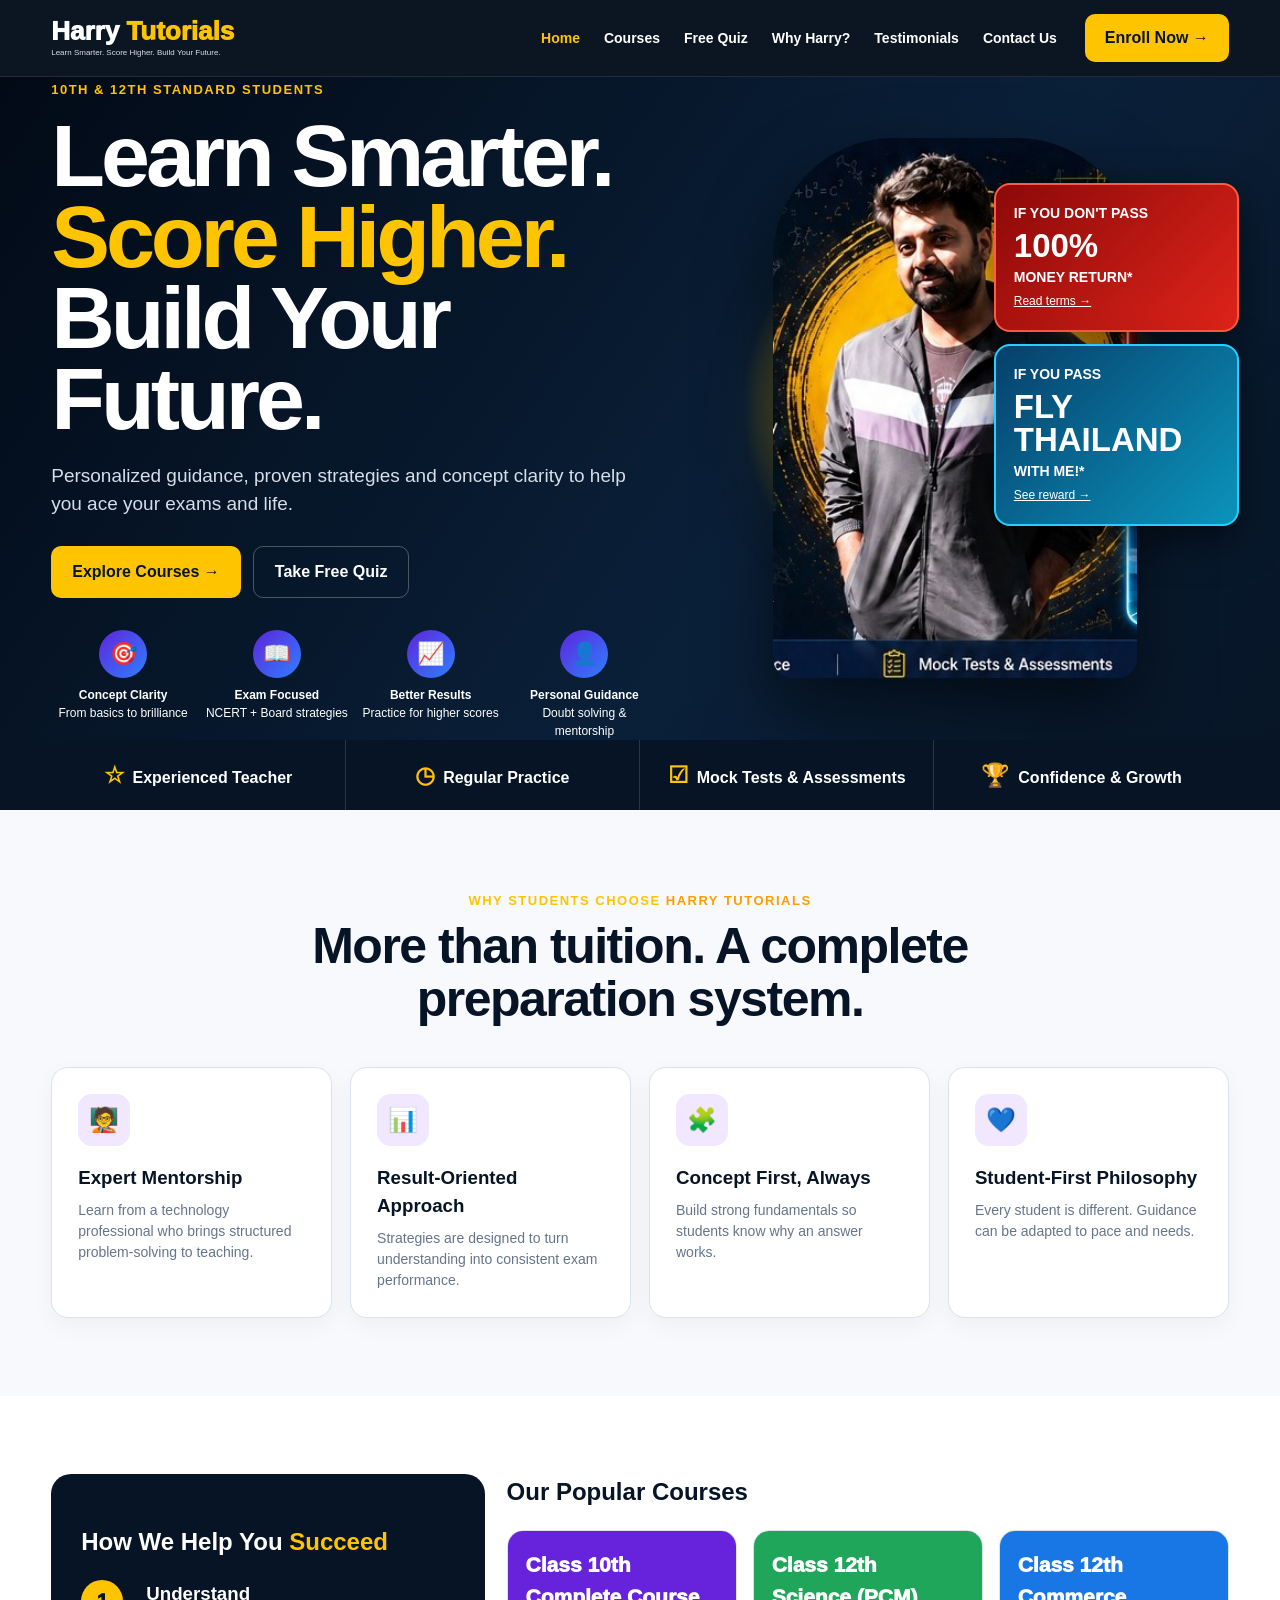
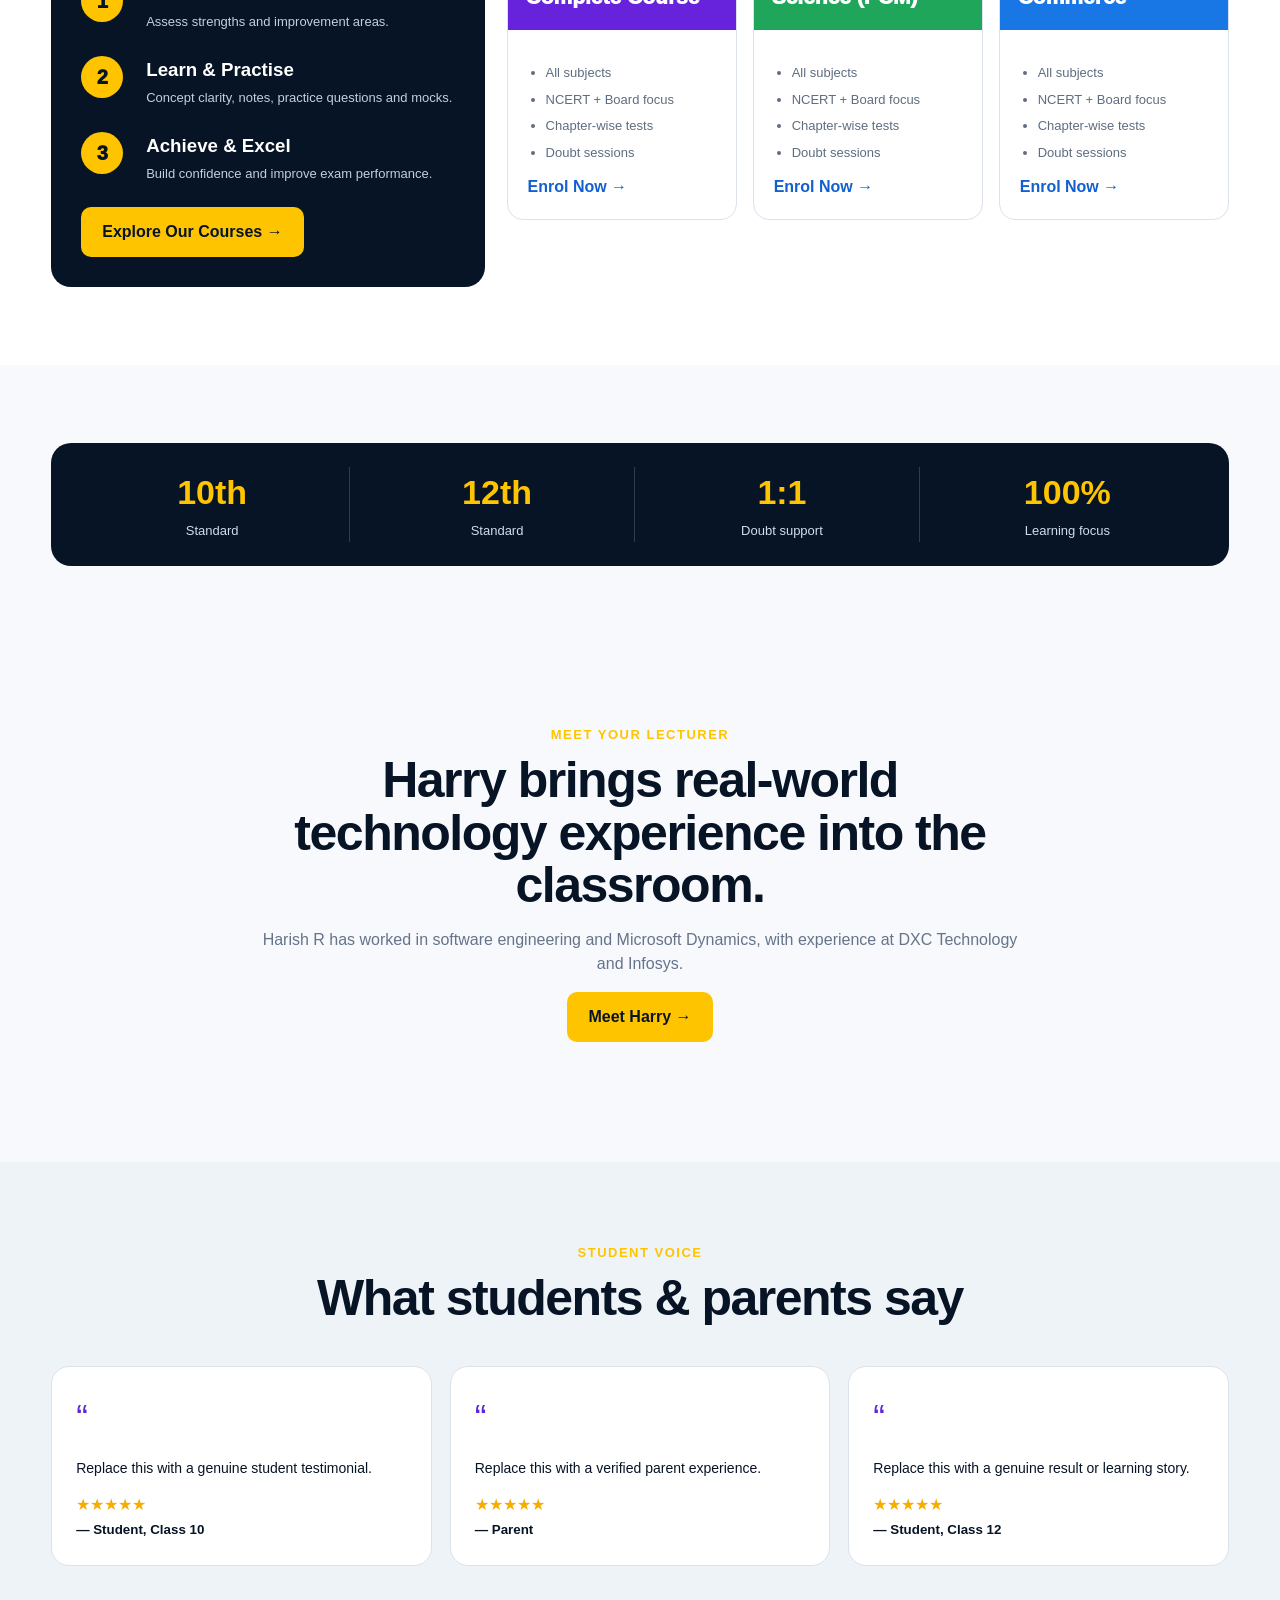
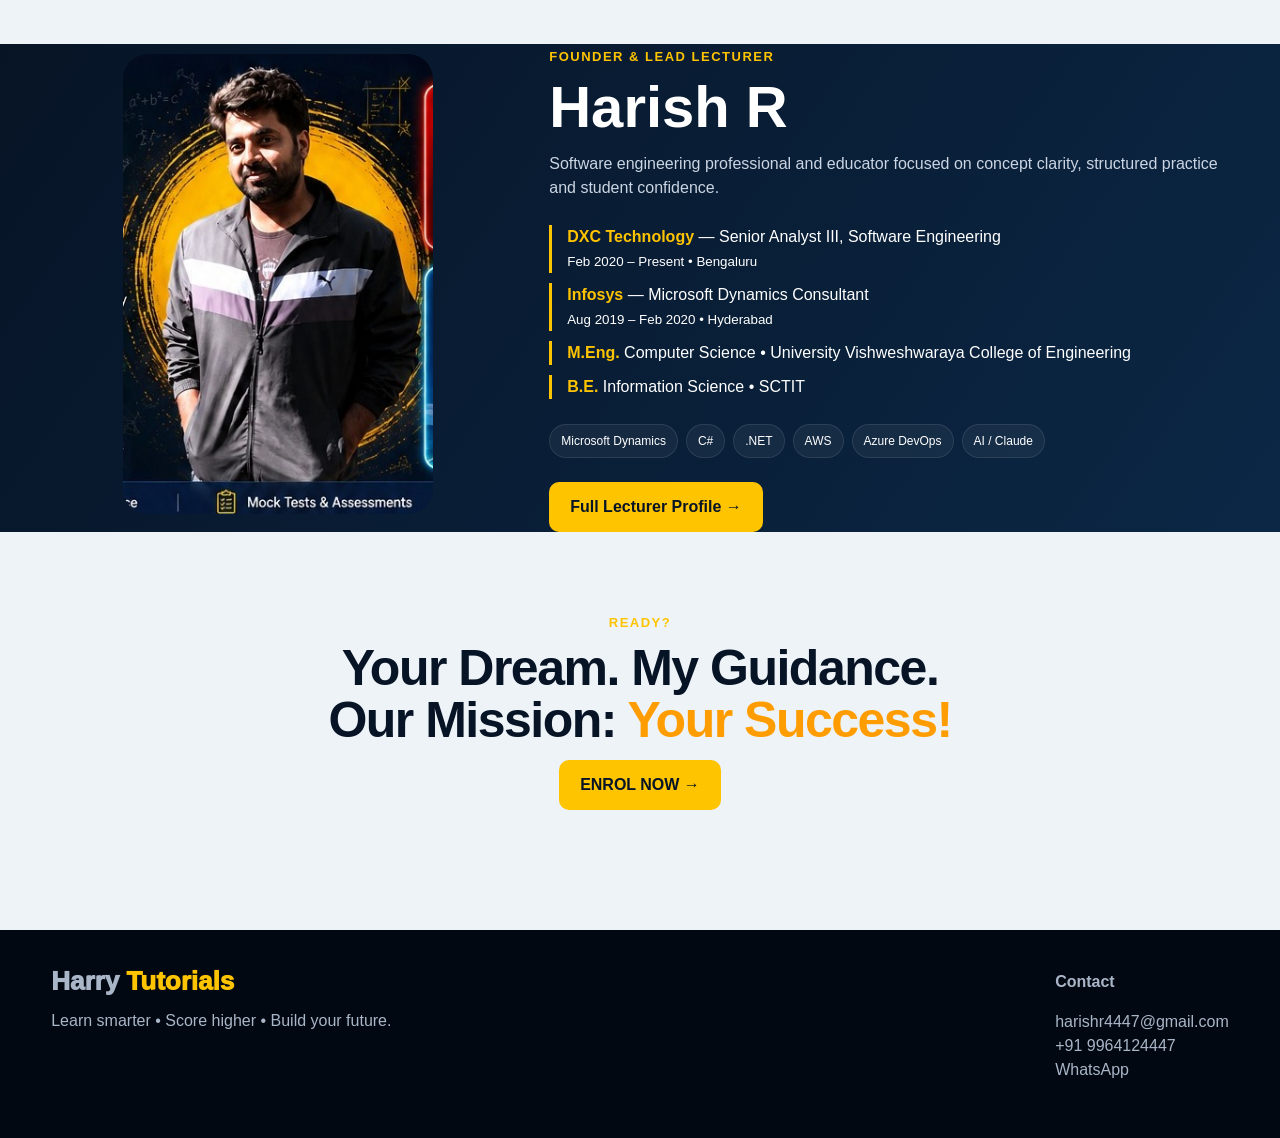
<file: index.html>
<!doctype html><html lang="en"><head><meta charset="utf-8"><meta name="viewport" content="width=device-width,initial-scale=1"><title>Home | Harry Tutorials</title><link rel="stylesheet" href="style.css"></head><body>
<header class="nav"><div class="container navin"><a class="brand" href="index.html">Harry <span>Tutorials</span><small>Learn Smarter. Score Higher. Build Your Future.</small></a><button class="menu" onclick="toggleMenu()">☰</button><nav class="links"><a class="active" href="index.html">Home</a><a class="" href="courses.html">Courses</a><a class="" href="quiz.html">Free Quiz</a><a class="" href="about.html">Why Harry?</a><a class="" href="testimonials.html">Testimonials</a><a class="" href="contact.html">Contact Us</a></nav><a class="navcta" href="contact.html">Enroll Now →</a></div></header>
<section class="hero"><div class="container heroGrid"><div><span class="eyebrow">10TH & 12TH STANDARD STUDENTS</span><h1>Learn Smarter.<br><span>Score Higher.</span><br>Build Your Future.</h1><p>Personalized guidance, proven strategies and concept clarity to help you ace your exams and life.</p><div class="heroActions"><a class="btn gold" href="courses.html">Explore Courses →</a><a class="btn outline" href="quiz.html">Take Free Quiz</a></div><div class="heroPoints"><div class="heroPoint"><div class="ico">🎯</div><b>Concept Clarity</b><br>From basics to brilliance</div><div class="heroPoint"><div class="ico">📖</div><b>Exam Focused</b><br>NCERT + Board strategies</div><div class="heroPoint"><div class="ico">📈</div><b>Better Results</b><br>Practice for higher scores</div><div class="heroPoint"><div class="ico">👤</div><b>Personal Guidance</b><br>Doubt solving & mentorship</div></div></div><div class="heroVisual"><img class="portrait" src="assets/harry-portrait.jpg" alt="Harish R — Harry Tutorials"><div class="offerStack"><div class="offerMini red"><b>IF YOU DON'T PASS</b><strong>100%</strong><b>MONEY RETURN*</b><a href="guarantee.html">Read terms →</a></div><div class="offerMini blue"><b>IF YOU PASS</b><strong>FLY THAILAND</strong><b>WITH ME!*</b><a href="thailand.html">See reward →</a></div></div></div></div></section>
<div class="trust"><div class="container trustGrid"><div class="trustItem"><span>☆</span>Experienced Teacher</div><div class="trustItem"><span>◷</span>Regular Practice</div><div class="trustItem"><span>☑</span>Mock Tests & Assessments</div><div class="trustItem"><span>🏆</span>Confidence & Growth</div></div></div>
<section class="section"><div class="container"><div class="head"><span class="eyebrow">WHY STUDENTS CHOOSE <span class="goldText">HARRY TUTORIALS</span></span><h2>More than tuition. A complete preparation system.</h2></div><div class="cards4"><div class="card"><div class="icon">🧑‍🏫</div><h3>Expert Mentorship</h3><p>Learn from a technology professional who brings structured problem-solving to teaching.</p></div><div class="card"><div class="icon">📊</div><h3>Result-Oriented Approach</h3><p>Strategies are designed to turn understanding into consistent exam performance.</p></div><div class="card"><div class="icon">🧩</div><h3>Concept First, Always</h3><p>Build strong fundamentals so students know why an answer works.</p></div><div class="card"><div class="icon">💙</div><h3>Student-First Philosophy</h3><p>Every student is different. Guidance can be adapted to pace and needs.</p></div></div></div></section>
<section class="section success"><div class="container successGrid"><div class="stepsPanel"><h2>How We Help You <span style="color:#ffc400">Succeed</span></h2><div class="step"><div class="num">1</div><div><h3>Understand</h3><p>Assess strengths and improvement areas.</p></div></div><div class="step"><div class="num">2</div><div><h3>Learn & Practise</h3><p>Concept clarity, notes, practice questions and mocks.</p></div></div><div class="step"><div class="num">3</div><div><h3>Achieve & Excel</h3><p>Build confidence and improve exam performance.</p></div></div><a class="btn gold" href="courses.html">Explore Our Courses →</a></div><div><h2 style="margin-top:0">Our Popular Courses</h2><div class="courseGrid"><div class="course"><div class="courseTop purple">Class 10th<br>Complete Course</div><div class="courseBody"><ul><li>All subjects</li><li>NCERT + Board focus</li><li>Chapter-wise tests</li><li>Doubt sessions</li></ul><a href="courses.html">Enrol Now →</a></div></div><div class="course"><div class="courseTop green">Class 12th<br>Science (PCM)</div><div class="courseBody"><ul><li>All subjects</li><li>NCERT + Board focus</li><li>Chapter-wise tests</li><li>Doubt sessions</li></ul><a href="courses.html">Enrol Now →</a></div></div><div class="course"><div class="courseTop blue">Class 12th<br>Commerce</div><div class="courseBody"><ul><li>All subjects</li><li>NCERT + Board focus</li><li>Chapter-wise tests</li><li>Doubt sessions</li></ul><a href="courses.html">Enrol Now →</a></div></div></div></div></div></section>
<section class="section"><div class="container"><div class="metrics"><div class="metric"><strong>10th</strong><span>Standard</span></div><div class="metric"><strong>12th</strong><span>Standard</span></div><div class="metric"><strong>1:1</strong><span>Doubt support</span></div><div class="metric"><strong>100%</strong><span>Learning focus</span></div></div></div></section>
<section class="section"><div class="container"><div class="head"><span class="eyebrow">MEET YOUR LECTURER</span><h2>Harry brings real-world technology experience into the classroom.</h2><p>Harish R has worked in software engineering and Microsoft Dynamics, with experience at DXC Technology and Infosys.</p><a class="btn gold" href="about.html">Meet Harry →</a></div></div></section>
<section class="section" style="background:#eef3f8"><div class="container"><div class="head"><span class="eyebrow">STUDENT VOICE</span><h2>What students & parents say</h2></div><div class="testimonials"><div class="quote"><div class="q">“</div><p>Replace this with a genuine student testimonial.</p><div class="stars">★★★★★</div><small>— Student, Class 10</small></div><div class="quote"><div class="q">“</div><p>Replace this with a verified parent experience.</p><div class="stars">★★★★★</div><small>— Parent</small></div><div class="quote"><div class="q">“</div><p>Replace this with a genuine result or learning story.</p><div class="stars">★★★★★</div><small>— Student, Class 12</small></div></div></div></section>
<section class="lecturer"><div class="container lectGrid"><div class="lectImg"><img src="assets/harry-portrait.jpg" alt="Harish R"></div><div class="lectText"><span class="eyebrow">FOUNDER & LEAD LECTURER</span><h2>Harish R</h2><p>Software engineering professional and educator focused on concept clarity, structured practice and student confidence.</p><div class="timeline"><div><b>DXC Technology</b> — Senior Analyst III, Software Engineering<br><small>Feb 2020 – Present • Bengaluru</small></div><div><b>Infosys</b> — Microsoft Dynamics Consultant<br><small>Aug 2019 – Feb 2020 • Hyderabad</small></div><div><b>M.Eng.</b> Computer Science • University Vishweshwaraya College of Engineering</div><div><b>B.E.</b> Information Science • SCTIT</div></div><div class="pills"><span class="pill">Microsoft Dynamics</span><span class="pill">C#</span><span class="pill">.NET</span><span class="pill">AWS</span><span class="pill">Azure DevOps</span><span class="pill">AI / Claude</span></div><br><a class="btn gold" href="about.html">Full Lecturer Profile →</a></div></div></section>
<section class="section" style="background:#eef3f8"><div class="container"><div class="head"><span class="eyebrow">READY?</span><h2>Your Dream. My Guidance.<br>Our Mission: <span class="goldText">Your Success!</span></h2><a class="btn gold" href="contact.html">ENROL NOW →</a></div></div></section>

<footer class="footer"><div class="container footerGrid"><div><div class="brand">Harry <span>Tutorials</span></div><p>Learn smarter • Score higher • Build your future.</p></div><div><b>Contact</b><p><a href="mailto:harishr4447@gmail.com">harishr4447@gmail.com</a><br><a href="tel:+919964124447">+91 9964124447</a><br><a href="https://wa.me/919964124447">WhatsApp</a></p></div></div></footer><script src="script.js"></script></body></html>
</file>
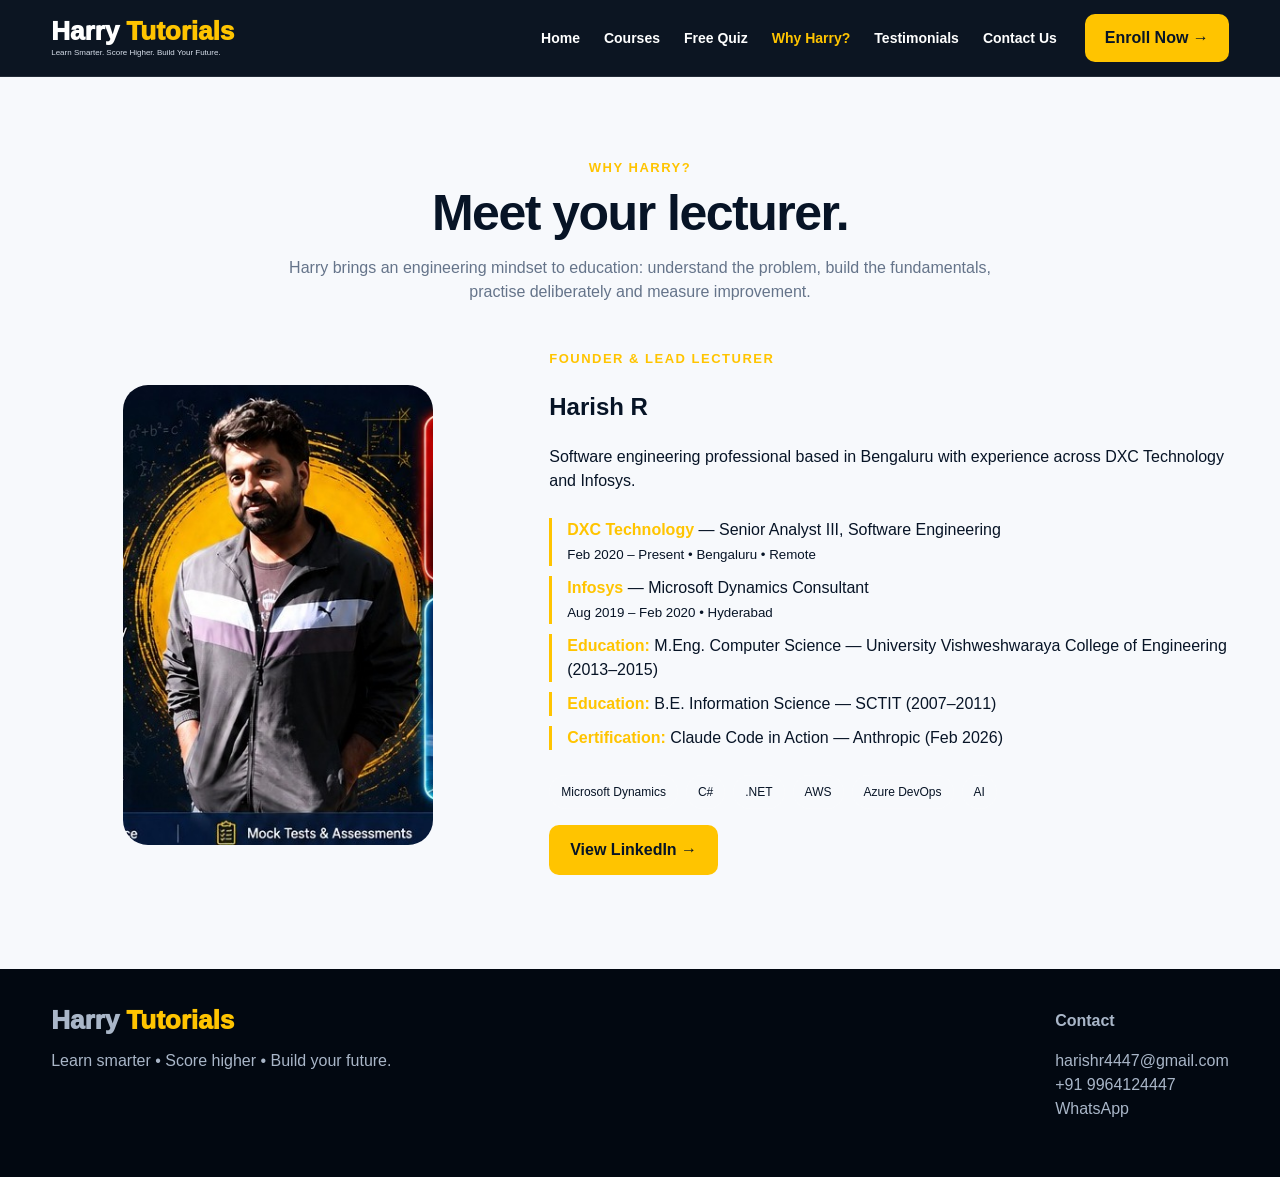
<file: about.html>
<!doctype html><html lang="en"><head><meta charset="utf-8"><meta name="viewport" content="width=device-width,initial-scale=1"><title>Why Harry | Harry Tutorials</title><link rel="stylesheet" href="style.css"></head><body>
<header class="nav"><div class="container navin"><a class="brand" href="index.html">Harry <span>Tutorials</span><small>Learn Smarter. Score Higher. Build Your Future.</small></a><button class="menu" onclick="toggleMenu()">☰</button><nav class="links"><a class="" href="index.html">Home</a><a class="" href="courses.html">Courses</a><a class="" href="quiz.html">Free Quiz</a><a class="active" href="about.html">Why Harry?</a><a class="" href="testimonials.html">Testimonials</a><a class="" href="contact.html">Contact Us</a></nav><a class="navcta" href="contact.html">Enroll Now →</a></div></header><section class="section"><div class="container"><div class="head"><span class="eyebrow">WHY HARRY?</span><h2>Meet your lecturer.</h2><p>Harry brings an engineering mindset to education: understand the problem, build the fundamentals, practise deliberately and measure improvement.</p></div><div class="lectGrid"><div class="lectImg"><img src="assets/harry-portrait.jpg" alt="Harish R"></div><div><span class="eyebrow">FOUNDER & LEAD LECTURER</span><h2>Harish R</h2><p>Software engineering professional based in Bengaluru with experience across DXC Technology and Infosys.</p><div class="timeline"><div><b>DXC Technology</b> — Senior Analyst III, Software Engineering<br><small>Feb 2020 – Present • Bengaluru • Remote</small></div><div><b>Infosys</b> — Microsoft Dynamics Consultant<br><small>Aug 2019 – Feb 2020 • Hyderabad</small></div><div><b>Education:</b> M.Eng. Computer Science — University Vishweshwaraya College of Engineering (2013–2015)</div><div><b>Education:</b> B.E. Information Science — SCTIT (2007–2011)</div><div><b>Certification:</b> Claude Code in Action — Anthropic (Feb 2026)</div></div><div class="pills"><span class="pill">Microsoft Dynamics</span><span class="pill">C#</span><span class="pill">.NET</span><span class="pill">AWS</span><span class="pill">Azure DevOps</span><span class="pill">AI</span></div><p><a class="btn gold" href="https://www.linkedin.com/in/harishr4447/" target="_blank">View LinkedIn →</a></p></div></div></div></section>
<footer class="footer"><div class="container footerGrid"><div><div class="brand">Harry <span>Tutorials</span></div><p>Learn smarter • Score higher • Build your future.</p></div><div><b>Contact</b><p><a href="mailto:harishr4447@gmail.com">harishr4447@gmail.com</a><br><a href="tel:+919964124447">+91 9964124447</a><br><a href="https://wa.me/919964124447">WhatsApp</a></p></div></div></footer><script src="script.js"></script></body></html>
</file>
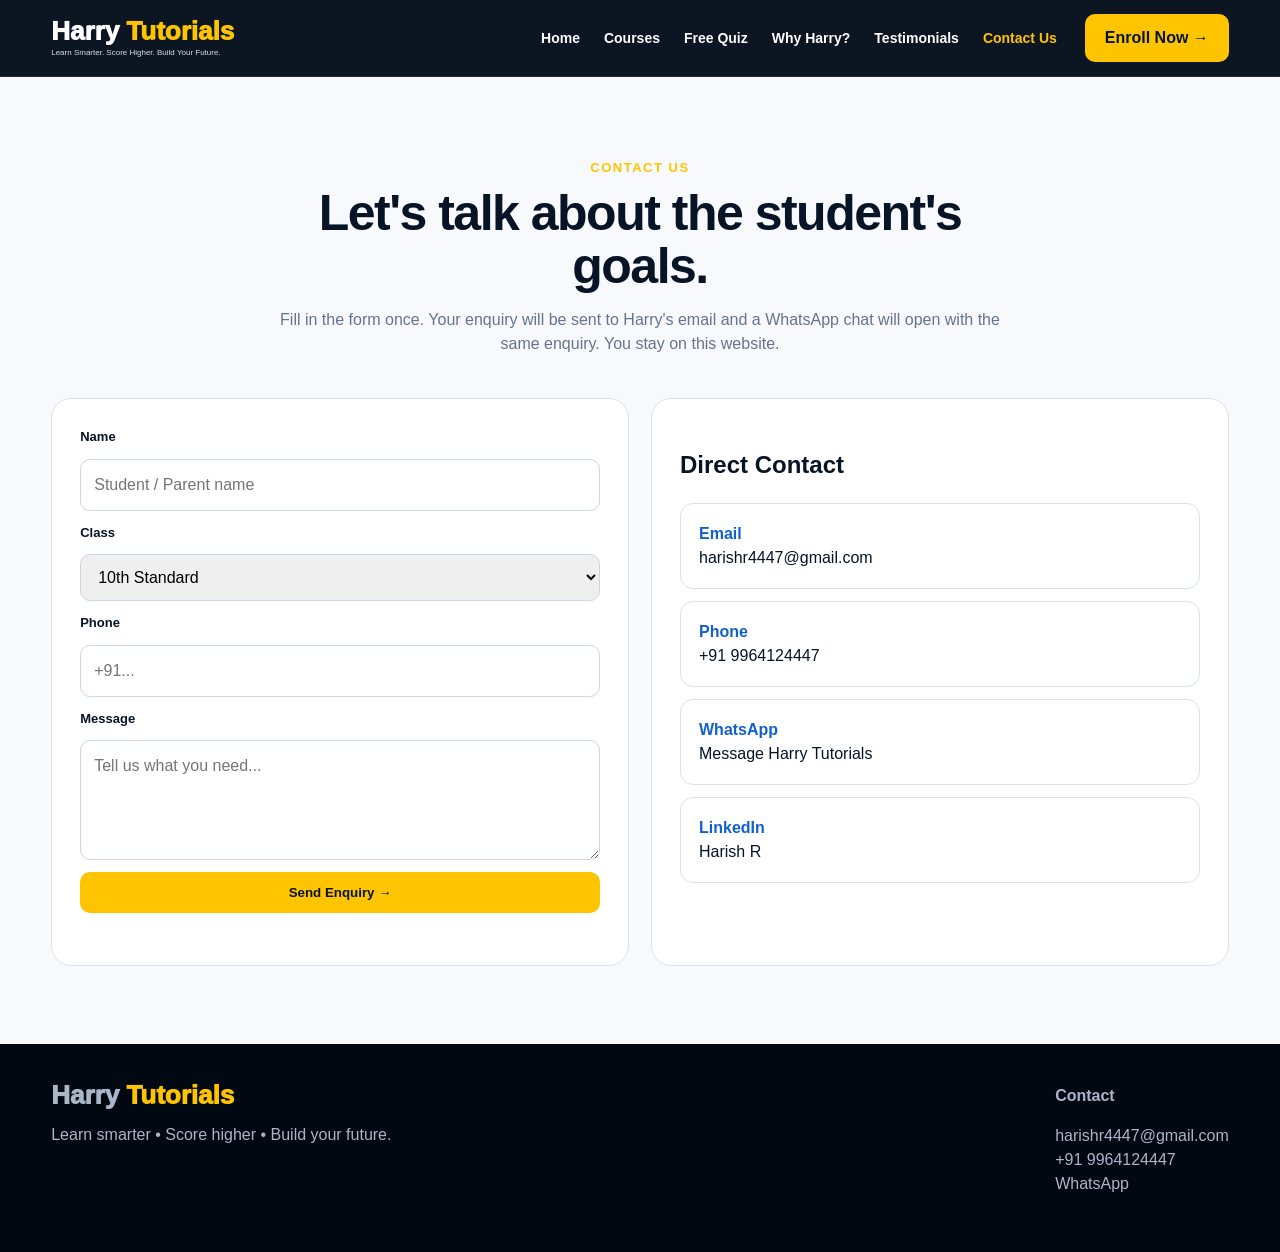
<file: contact.html>
<!doctype html><html lang="en"><head><meta charset="utf-8"><meta name="viewport" content="width=device-width,initial-scale=1"><title>Contact Us | Harry Tutorials</title><link rel="stylesheet" href="style.css"></head><body>
<header class="nav"><div class="container navin"><a class="brand" href="index.html">Harry <span>Tutorials</span><small>Learn Smarter. Score Higher. Build Your Future.</small></a><button class="menu" onclick="toggleMenu()">☰</button><nav class="links"><a href="index.html">Home</a><a href="courses.html">Courses</a><a href="quiz.html">Free Quiz</a><a href="about.html">Why Harry?</a><a href="testimonials.html">Testimonials</a><a class="active" href="contact.html">Contact Us</a></nav><a class="navcta" href="contact.html">Enroll Now →</a></div></header>
<section class="section"><div class="container"><div class="head"><span class="eyebrow">CONTACT US</span><h2>Let's talk about the student's goals.</h2><p>Fill in the form once. Your enquiry will be sent to Harry's email and a WhatsApp chat will open with the same enquiry. You stay on this website.</p></div><div class="contactGrid"><div class="panel"><form id="enquiryForm" class="form"><label>Name</label><input name="name" required placeholder="Student / Parent name"><label>Class</label><select name="class"><option>10th Standard</option><option>12th Standard - Science</option><option>12th Standard - Commerce</option><option>Other</option></select><label>Phone</label><input name="phone" required placeholder="+91..." type="tel"><label>Message</label><textarea name="message" required placeholder="Tell us what you need..."></textarea><button class="btn gold" type="submit">Send Enquiry →</button><div id="formStatus" style="margin-top:12px;font-weight:700"></div></form></div><div class="panel"><h2>Direct Contact</h2><div class="contactLinks"><a class="contactLink" href="mailto:harishr4447@gmail.com"><b>Email</b>harishr4447@gmail.com</a><a class="contactLink" href="tel:+919964124447"><b>Phone</b>+91 9964124447</a><a class="contactLink" href="https://wa.me/919964124447?text=Hi%20Harry%20Tutorials%2C%20I%20would%20like%20to%20know%20more." target="_blank" rel="noopener"><b>WhatsApp</b>Message Harry Tutorials</a><a class="contactLink" href="https://www.linkedin.com/in/harishr4447/" target="_blank" rel="noopener"><b>LinkedIn</b>Harish R</a></div></div></div></div></section>
<footer class="footer"><div class="container footerGrid"><div><div class="brand">Harry <span>Tutorials</span></div><p>Learn smarter • Score higher • Build your future.</p></div><div><b>Contact</b><p><a href="mailto:harishr4447@gmail.com">harishr4447@gmail.com</a><br><a href="tel:+919964124447">+91 9964124447</a><br><a href="https://wa.me/919964124447">WhatsApp</a></p></div></div></footer><script src="script.js"></script></body></html>
</file>
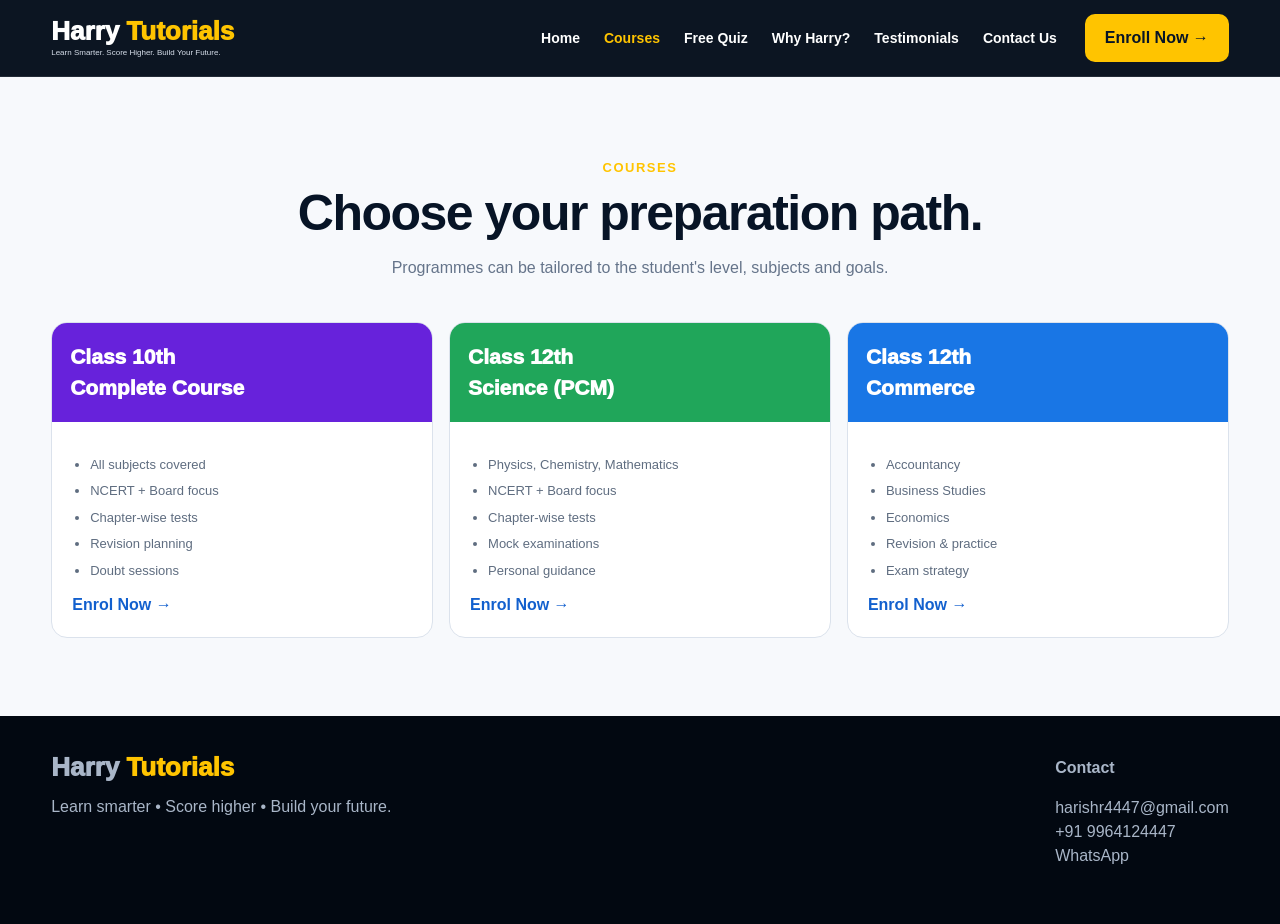
<file: courses.html>
<!doctype html><html lang="en"><head><meta charset="utf-8"><meta name="viewport" content="width=device-width,initial-scale=1"><title>Courses | Harry Tutorials</title><link rel="stylesheet" href="style.css"></head><body>
<header class="nav"><div class="container navin"><a class="brand" href="index.html">Harry <span>Tutorials</span><small>Learn Smarter. Score Higher. Build Your Future.</small></a><button class="menu" onclick="toggleMenu()">☰</button><nav class="links"><a class="" href="index.html">Home</a><a class="active" href="courses.html">Courses</a><a class="" href="quiz.html">Free Quiz</a><a class="" href="about.html">Why Harry?</a><a class="" href="testimonials.html">Testimonials</a><a class="" href="contact.html">Contact Us</a></nav><a class="navcta" href="contact.html">Enroll Now →</a></div></header><section class="section"><div class="container"><div class="head"><span class="eyebrow">COURSES</span><h2>Choose your preparation path.</h2><p>Programmes can be tailored to the student's level, subjects and goals.</p></div><div class="courseGrid"><div class="course"><div class="courseTop purple">Class 10th<br>Complete Course</div><div class="courseBody"><ul><li>All subjects covered</li><li>NCERT + Board focus</li><li>Chapter-wise tests</li><li>Revision planning</li><li>Doubt sessions</li></ul><a href="contact.html">Enrol Now →</a></div></div><div class="course"><div class="courseTop green">Class 12th<br>Science (PCM)</div><div class="courseBody"><ul><li>Physics, Chemistry, Mathematics</li><li>NCERT + Board focus</li><li>Chapter-wise tests</li><li>Mock examinations</li><li>Personal guidance</li></ul><a href="contact.html">Enrol Now →</a></div></div><div class="course"><div class="courseTop blue">Class 12th<br>Commerce</div><div class="courseBody"><ul><li>Accountancy</li><li>Business Studies</li><li>Economics</li><li>Revision & practice</li><li>Exam strategy</li></ul><a href="contact.html">Enrol Now →</a></div></div></div></div></section>
<footer class="footer"><div class="container footerGrid"><div><div class="brand">Harry <span>Tutorials</span></div><p>Learn smarter • Score higher • Build your future.</p></div><div><b>Contact</b><p><a href="mailto:harishr4447@gmail.com">harishr4447@gmail.com</a><br><a href="tel:+919964124447">+91 9964124447</a><br><a href="https://wa.me/919964124447">WhatsApp</a></p></div></div></footer><script src="script.js"></script></body></html>
</file>
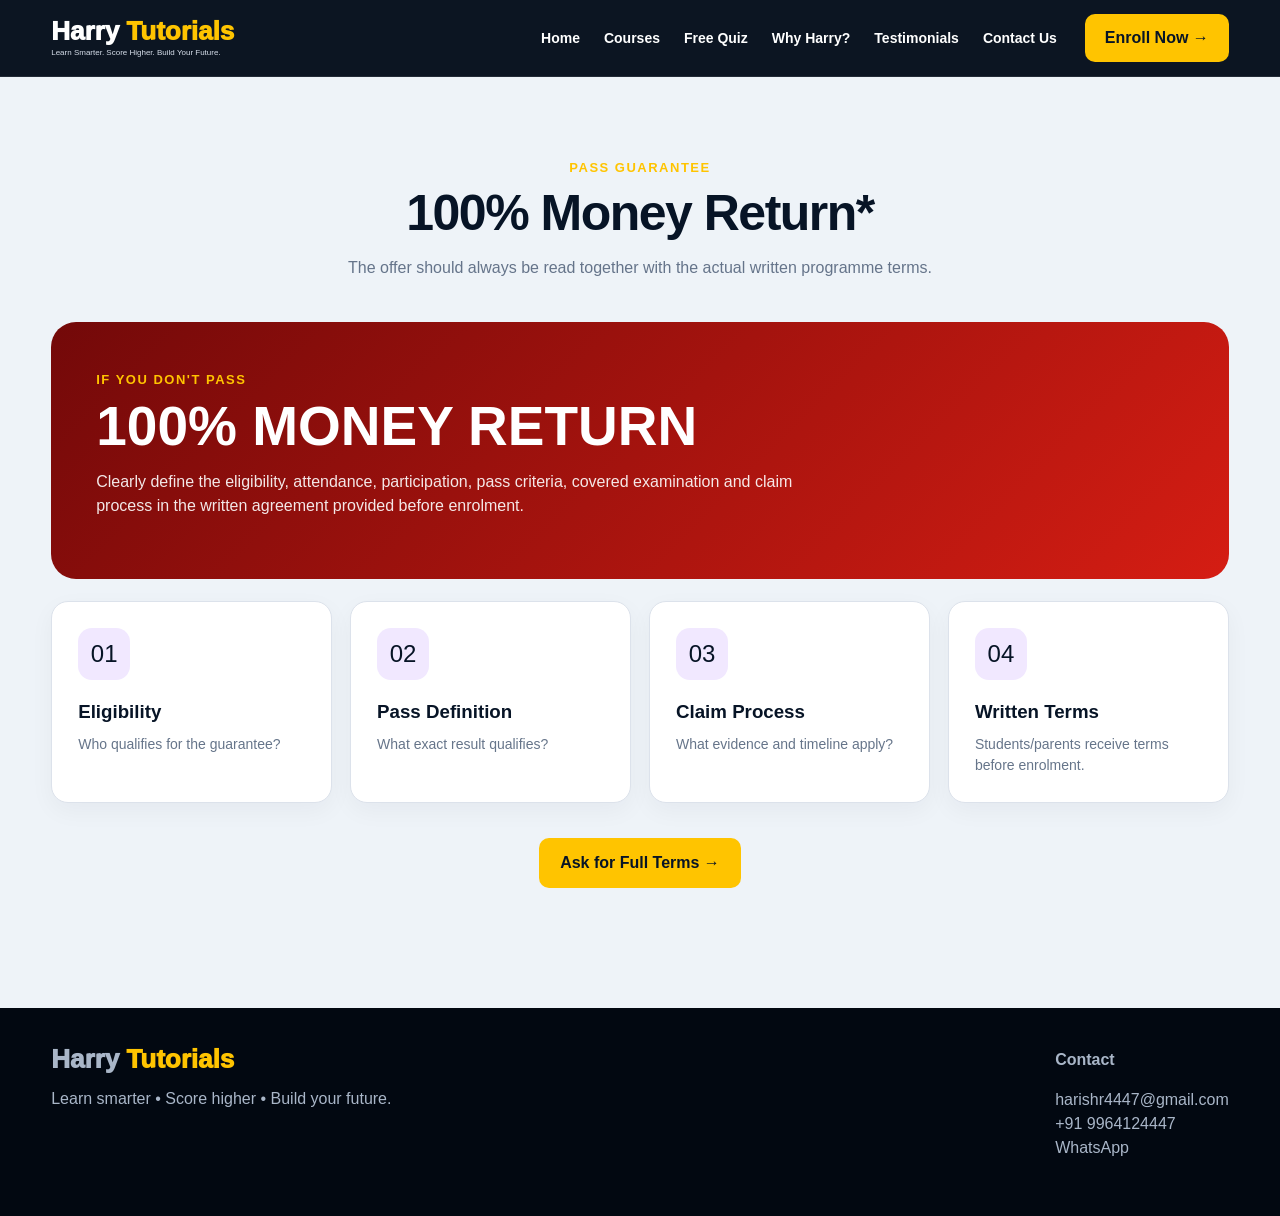
<file: guarantee.html>
<!doctype html><html lang="en"><head><meta charset="utf-8"><meta name="viewport" content="width=device-width,initial-scale=1"><title>Money Return Guarantee | Harry Tutorials</title><link rel="stylesheet" href="style.css"></head><body>
<header class="nav"><div class="container navin"><a class="brand" href="index.html">Harry <span>Tutorials</span><small>Learn Smarter. Score Higher. Build Your Future.</small></a><button class="menu" onclick="toggleMenu()">☰</button><nav class="links"><a class="" href="index.html">Home</a><a class="" href="courses.html">Courses</a><a class="" href="quiz.html">Free Quiz</a><a class="" href="about.html">Why Harry?</a><a class="" href="testimonials.html">Testimonials</a><a class="" href="contact.html">Contact Us</a></nav><a class="navcta" href="contact.html">Enroll Now →</a></div></header><section class="section offerPage"><div class="container"><div class="head"><span class="eyebrow">PASS GUARANTEE</span><h2>100% Money Return*</h2><p>The offer should always be read together with the actual written programme terms.</p></div><div class="offerLarge red"><span class="eyebrow">IF YOU DON'T PASS</span><h2>100% MONEY RETURN</h2><p>Clearly define the eligibility, attendance, participation, pass criteria, covered examination and claim process in the written agreement provided before enrolment.</p></div><div class="cards4"><div class="card"><div class="icon">01</div><h3>Eligibility</h3><p>Who qualifies for the guarantee?</p></div><div class="card"><div class="icon">02</div><h3>Pass Definition</h3><p>What exact result qualifies?</p></div><div class="card"><div class="icon">03</div><h3>Claim Process</h3><p>What evidence and timeline apply?</p></div><div class="card"><div class="icon">04</div><h3>Written Terms</h3><p>Students/parents receive terms before enrolment.</p></div></div><div class="head" style="margin-top:35px"><a class="btn gold" href="contact.html">Ask for Full Terms →</a></div></div></section>
<footer class="footer"><div class="container footerGrid"><div><div class="brand">Harry <span>Tutorials</span></div><p>Learn smarter • Score higher • Build your future.</p></div><div><b>Contact</b><p><a href="mailto:harishr4447@gmail.com">harishr4447@gmail.com</a><br><a href="tel:+919964124447">+91 9964124447</a><br><a href="https://wa.me/919964124447">WhatsApp</a></p></div></div></footer><script src="script.js"></script></body></html>
</file>
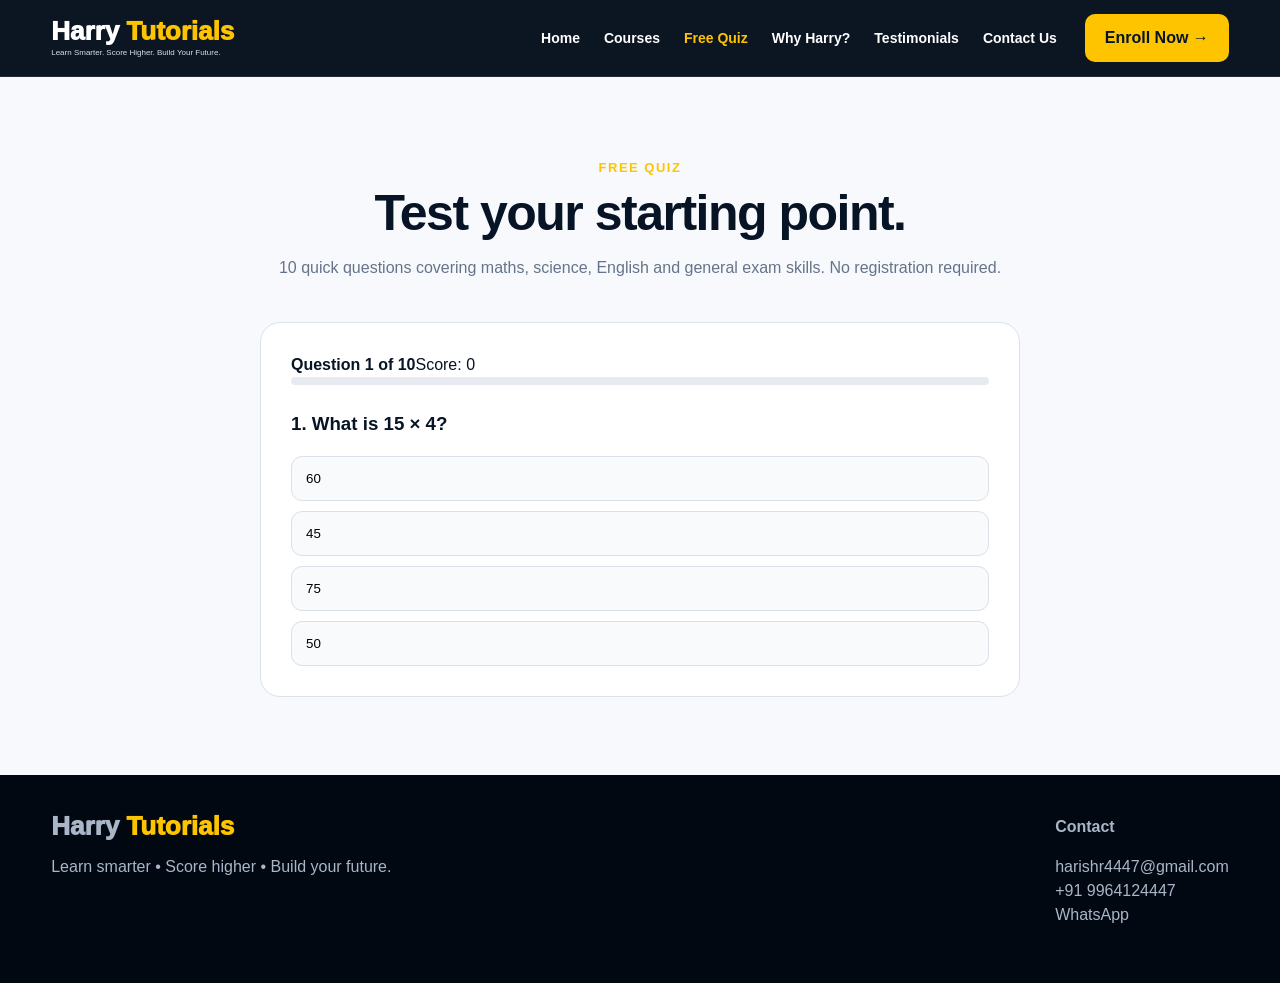
<file: quiz.html>
<!doctype html><html lang="en"><head><meta charset="utf-8"><meta name="viewport" content="width=device-width,initial-scale=1"><title>Free Quiz | Harry Tutorials</title><link rel="stylesheet" href="style.css"></head><body>
<header class="nav"><div class="container navin"><a class="brand" href="index.html">Harry <span>Tutorials</span><small>Learn Smarter. Score Higher. Build Your Future.</small></a><button class="menu" onclick="toggleMenu()">☰</button><nav class="links"><a href="index.html">Home</a><a href="courses.html">Courses</a><a class="active" href="quiz.html">Free Quiz</a><a href="about.html">Why Harry?</a><a href="testimonials.html">Testimonials</a><a href="contact.html">Contact Us</a></nav><a class="navcta" href="contact.html">Enroll Now →</a></div></header>
<section class="section"><div class="container"><div class="head"><span class="eyebrow">FREE QUIZ</span><h2>Test your starting point.</h2><p>10 quick questions covering maths, science, English and general exam skills. No registration required.</p></div><div class="quizWrap" id="quizBox"><div class="quizTop"><strong id="questionCounter">Question 1 of 10</strong><span id="liveScore">Score: 0</span></div><div class="progress"><i id="quizProgress"></i></div>
<div class="question active"><h3>1. What is 15 × 4?</h3><div class="answers"><button data-correct="true">60</button><button>45</button><button>75</button><button>50</button></div></div>
<div class="question"><h3>2. Solve: 2x + 6 = 14</h3><div class="answers"><button data-correct="true">x = 4</button><button>x = 3</button><button>x = 5</button><button>x = 10</button></div></div>
<div class="question"><h3>3. Which process do green plants use to make food?</h3><div class="answers"><button>Respiration</button><button data-correct="true">Photosynthesis</button><button>Digestion</button><button>Fermentation</button></div></div>
<div class="question"><h3>4. Which gas do plants mainly take in during photosynthesis?</h3><div class="answers"><button>Oxygen</button><button>Nitrogen</button><button data-correct="true">Carbon dioxide</button><button>Hydrogen</button></div></div>
<div class="question"><h3>5. What is the probability of getting a head when a fair coin is tossed once?</h3><div class="answers"><button data-correct="true">1/2</button><button>1/4</button><button>1</button><button>0</button></div></div>
<div class="question"><h3>6. Which sentence is grammatically correct?</h3><div class="answers"><button>He go to school every day.</button><button>He going to school every day.</button><button data-correct="true">He goes to school every day.</button><button>He gone to school every day.</button></div></div>
<div class="question"><h3>7. What is the HCF of 12 and 18?</h3><div class="answers"><button>2</button><button data-correct="true">6</button><button>9</button><button>12</button></div></div>
<div class="question"><h3>8. Which organ pumps blood around the human body?</h3><div class="answers"><button>Lungs</button><button>Brain</button><button data-correct="true">Heart</button><button>Kidney</button></div></div>
<div class="question"><h3>9. What is the sum of the angles in a triangle?</h3><div class="answers"><button>90°</button><button data-correct="true">180°</button><button>270°</button><button>360°</button></div></div>
<div class="question"><h3>10. Which is a renewable source of energy?</h3><div class="answers"><button>Coal</button><button>Petrol</button><button>Natural gas</button><button data-correct="true">Solar energy</button></div></div>
<div class="quizResult" hidden></div></div></div></section>
<footer class="footer"><div class="container footerGrid"><div><div class="brand">Harry <span>Tutorials</span></div><p>Learn smarter • Score higher • Build your future.</p></div><div><b>Contact</b><p><a href="mailto:harishr4447@gmail.com">harishr4447@gmail.com</a><br><a href="tel:+919964124447">+91 9964124447</a><br><a href="https://wa.me/919964124447">WhatsApp</a></p></div></div></footer><script src="script.js"></script></body></html>
</file>
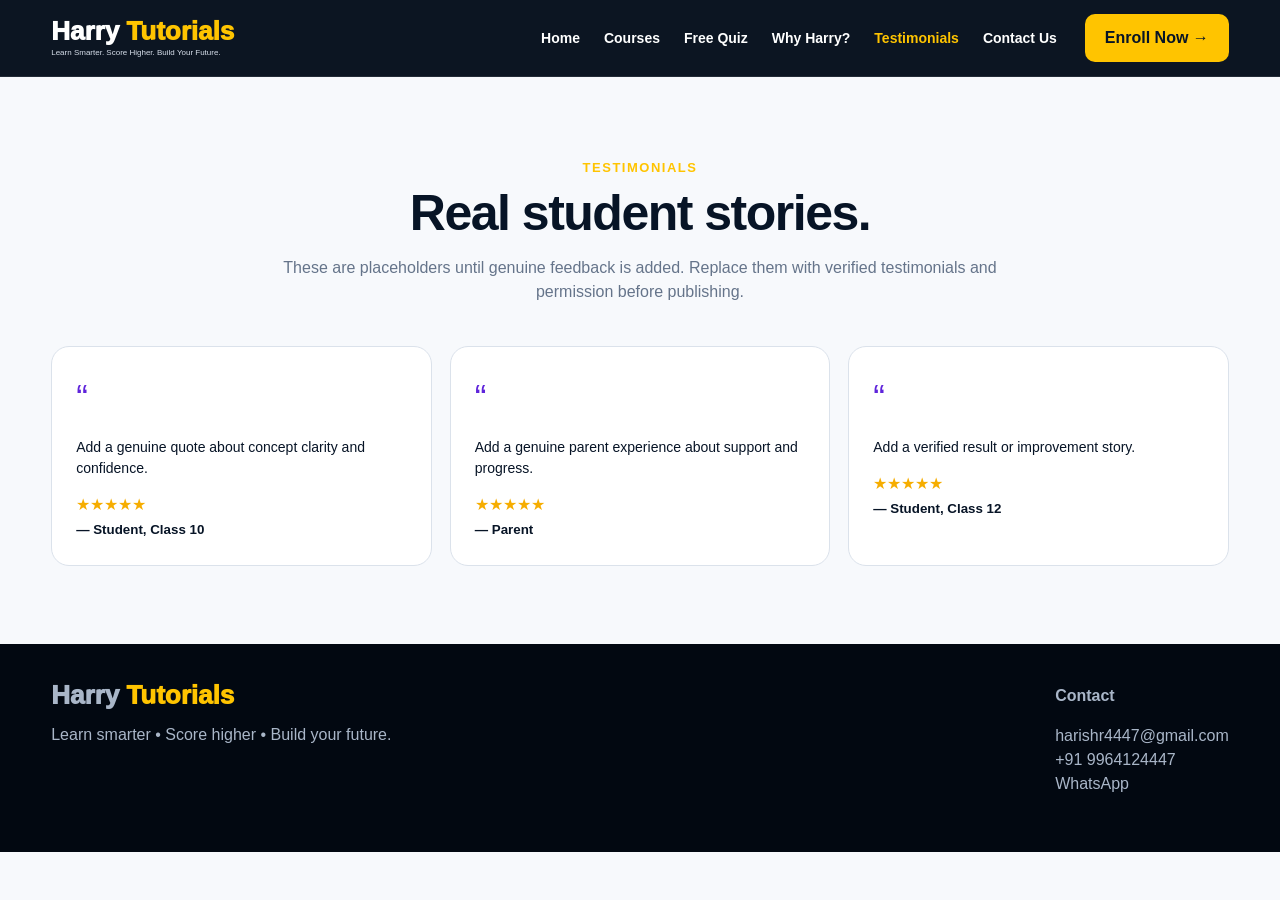
<file: testimonials.html>
<!doctype html><html lang="en"><head><meta charset="utf-8"><meta name="viewport" content="width=device-width,initial-scale=1"><title>Testimonials | Harry Tutorials</title><link rel="stylesheet" href="style.css"></head><body>
<header class="nav"><div class="container navin"><a class="brand" href="index.html">Harry <span>Tutorials</span><small>Learn Smarter. Score Higher. Build Your Future.</small></a><button class="menu" onclick="toggleMenu()">☰</button><nav class="links"><a class="" href="index.html">Home</a><a class="" href="courses.html">Courses</a><a class="" href="quiz.html">Free Quiz</a><a class="" href="about.html">Why Harry?</a><a class="active" href="testimonials.html">Testimonials</a><a class="" href="contact.html">Contact Us</a></nav><a class="navcta" href="contact.html">Enroll Now →</a></div></header><section class="section"><div class="container"><div class="head"><span class="eyebrow">TESTIMONIALS</span><h2>Real student stories.</h2><p>These are placeholders until genuine feedback is added. Replace them with verified testimonials and permission before publishing.</p></div><div class="testimonials"><div class="quote"><div class="q">“</div><p>Add a genuine quote about concept clarity and confidence.</p><div class="stars">★★★★★</div><small>— Student, Class 10</small></div><div class="quote"><div class="q">“</div><p>Add a genuine parent experience about support and progress.</p><div class="stars">★★★★★</div><small>— Parent</small></div><div class="quote"><div class="q">“</div><p>Add a verified result or improvement story.</p><div class="stars">★★★★★</div><small>— Student, Class 12</small></div></div></div></section>
<footer class="footer"><div class="container footerGrid"><div><div class="brand">Harry <span>Tutorials</span></div><p>Learn smarter • Score higher • Build your future.</p></div><div><b>Contact</b><p><a href="mailto:harishr4447@gmail.com">harishr4447@gmail.com</a><br><a href="tel:+919964124447">+91 9964124447</a><br><a href="https://wa.me/919964124447">WhatsApp</a></p></div></div></footer><script src="script.js"></script></body></html>
</file>
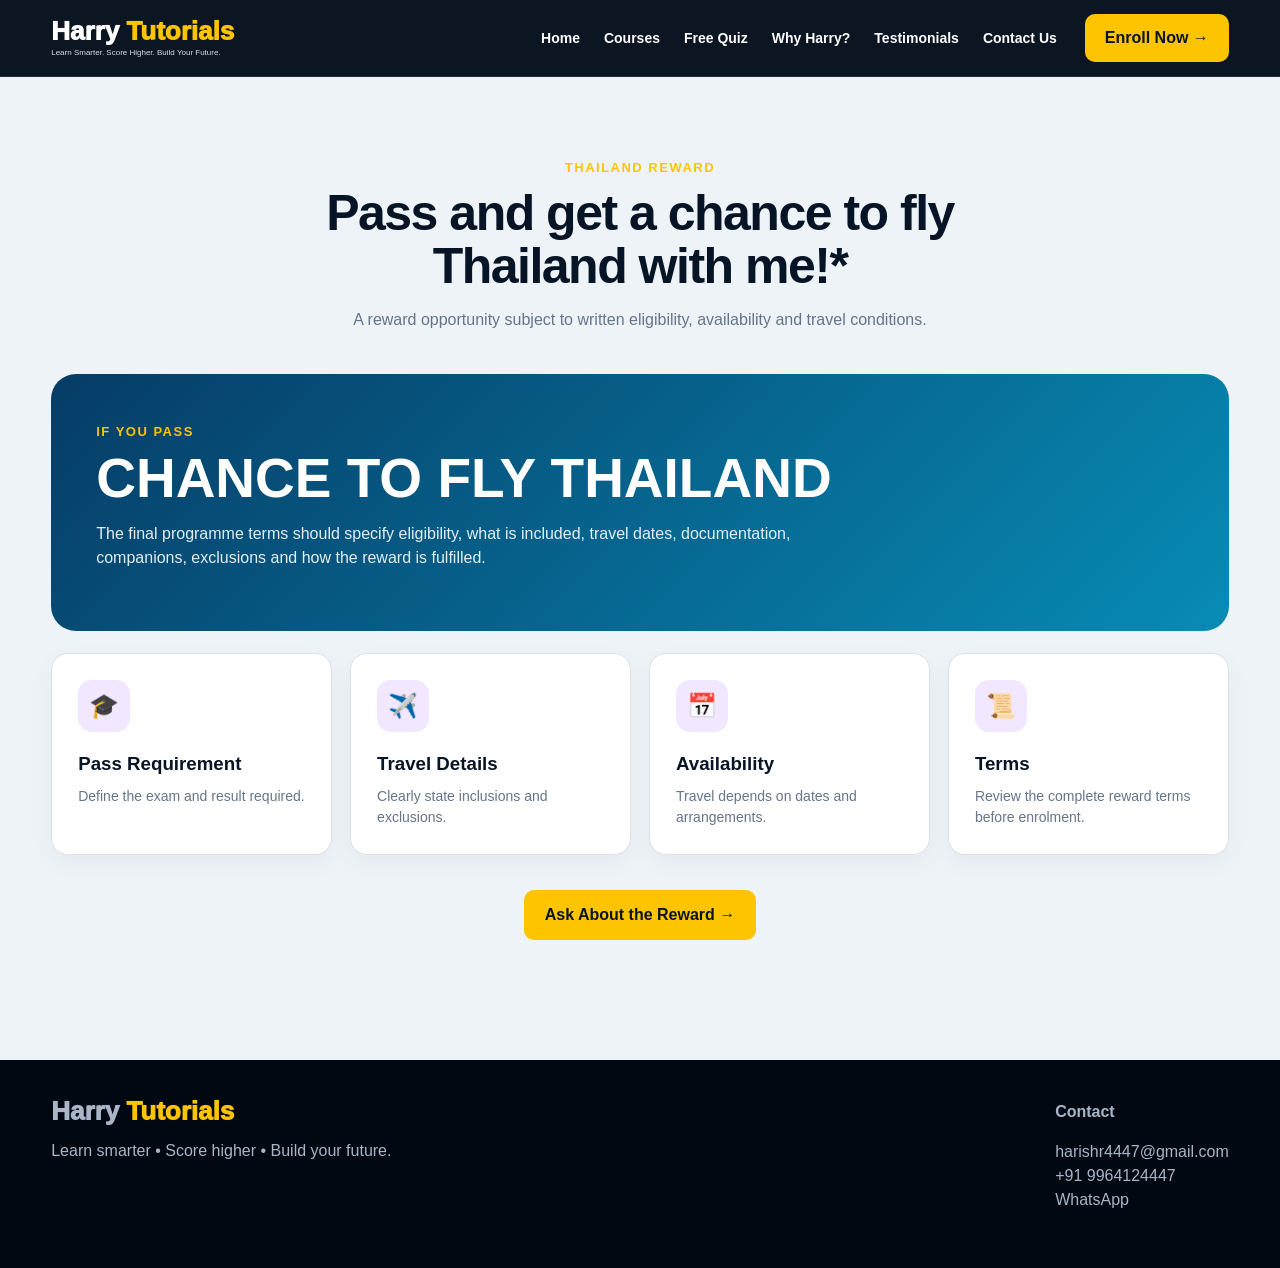
<file: thailand.html>
<!doctype html><html lang="en"><head><meta charset="utf-8"><meta name="viewport" content="width=device-width,initial-scale=1"><title>Thailand Reward | Harry Tutorials</title><link rel="stylesheet" href="style.css"></head><body>
<header class="nav"><div class="container navin"><a class="brand" href="index.html">Harry <span>Tutorials</span><small>Learn Smarter. Score Higher. Build Your Future.</small></a><button class="menu" onclick="toggleMenu()">☰</button><nav class="links"><a class="" href="index.html">Home</a><a class="" href="courses.html">Courses</a><a class="" href="quiz.html">Free Quiz</a><a class="" href="about.html">Why Harry?</a><a class="" href="testimonials.html">Testimonials</a><a class="" href="contact.html">Contact Us</a></nav><a class="navcta" href="contact.html">Enroll Now →</a></div></header><section class="section offerPage"><div class="container"><div class="head"><span class="eyebrow">THAILAND REWARD</span><h2>Pass and get a chance to fly Thailand with me!*</h2><p>A reward opportunity subject to written eligibility, availability and travel conditions.</p></div><div class="offerLarge blue"><span class="eyebrow">IF YOU PASS</span><h2>CHANCE TO FLY THAILAND</h2><p>The final programme terms should specify eligibility, what is included, travel dates, documentation, companions, exclusions and how the reward is fulfilled.</p></div><div class="cards4"><div class="card"><div class="icon">🎓</div><h3>Pass Requirement</h3><p>Define the exam and result required.</p></div><div class="card"><div class="icon">✈️</div><h3>Travel Details</h3><p>Clearly state inclusions and exclusions.</p></div><div class="card"><div class="icon">📅</div><h3>Availability</h3><p>Travel depends on dates and arrangements.</p></div><div class="card"><div class="icon">📜</div><h3>Terms</h3><p>Review the complete reward terms before enrolment.</p></div></div><div class="head" style="margin-top:35px"><a class="btn gold" href="contact.html">Ask About the Reward →</a></div></div></section>
<footer class="footer"><div class="container footerGrid"><div><div class="brand">Harry <span>Tutorials</span></div><p>Learn smarter • Score higher • Build your future.</p></div><div><b>Contact</b><p><a href="mailto:harishr4447@gmail.com">harishr4447@gmail.com</a><br><a href="tel:+919964124447">+91 9964124447</a><br><a href="https://wa.me/919964124447">WhatsApp</a></p></div></div></footer><script src="script.js"></script></body></html>
</file>
<file: style.css>
:root{--navy:#061426;--navy2:#0b2039;--gold:#ffc400;--gold2:#ff9d00;--red:#d71916;--cyan:#18c9ff;--green:#24cf78;--ink:#071426;--muted:#65748a;--light:#f7f9fc}
*{box-sizing:border-box}html{scroll-behavior:smooth}body{margin:0;font-family:Arial,Helvetica,sans-serif;color:var(--ink);background:var(--light);line-height:1.5}a{text-decoration:none;color:inherit}.container{width:min(1180px,92%);margin:auto}
.nav{position:sticky;top:0;z-index:100;background:rgba(3,12,25,.96);color:#fff;border-bottom:1px solid #ffffff18}.navin{height:76px;display:flex;align-items:center;gap:28px}.brand{font-weight:950;font-size:26px;line-height:.9}.brand span{color:var(--gold)}.brand small{display:block;font-size:8px;font-weight:500;color:#d7dfeb;margin-top:5px}.links{display:flex;gap:24px;align-items:center;margin-left:auto;font-weight:700;font-size:14px}.links a:hover,.links .active{color:var(--gold)}.navcta{background:var(--gold);color:var(--ink);padding:12px 20px;border-radius:10px;font-weight:900}.menu{display:none;margin-left:auto;background:none;color:white;border:0;font-size:28px}
.btn{display:inline-flex;align-items:center;justify-content:center;padding:13px 21px;border-radius:10px;font-weight:900;border:0;cursor:pointer;transition:.2s}.btn.gold{background:var(--gold);color:var(--ink)}.btn.dark{background:var(--navy);color:#fff}.btn.outline{border:1px solid #ffffff45;color:#fff;background:transparent}.btn:hover{transform:translateY(-2px)}
.hero{background:linear-gradient(125deg,#020a16,#0a2039 62%,#071526);color:#fff;overflow:hidden}.heroGrid{display:grid;grid-template-columns:1.05fr .95fr;min-height:650px;align-items:center;gap:25px}.eyebrow{color:var(--gold);font-size:13px;font-weight:900;letter-spacing:1.5px;text-transform:uppercase}.hero h1{font-size:clamp(50px,7vw,88px);line-height:.92;letter-spacing:-4px;margin:15px 0 22px}.hero h1 span{color:var(--gold)}.hero p{font-size:19px;color:#d6deea;max-width:620px}.heroActions{display:flex;gap:12px;flex-wrap:wrap;margin:27px 0}.heroPoints{display:grid;grid-template-columns:repeat(4,1fr);gap:10px;margin-top:32px}.heroPoint{font-size:12px;text-align:center}.heroPoint .ico{margin:auto auto 8px;width:48px;height:48px;border-radius:50%;display:grid;place-items:center;font-size:22px;background:linear-gradient(135deg,#5f24db,#2d80ff)}.heroVisual{position:relative;height:570px;display:flex;align-items:center;justify-content:center}.heroVisual:before{content:"";position:absolute;width:430px;height:430px;border-radius:50%;background:radial-gradient(circle,#ffc400 0 48%,#ffc40066 49%,transparent 70%);filter:drop-shadow(0 0 30px #ffc40044)}.portrait{position:relative;height:540px;width:auto;max-width:100%;object-fit:cover;object-position:center top;border-radius:120px 120px 20px 20px;mix-blend-mode:normal;box-shadow:0 30px 70px #0008}.offerStack{position:absolute;right:-10px;top:60px;width:245px;display:grid;gap:12px}.offerMini{border-radius:16px;padding:18px;color:#fff;box-shadow:0 14px 40px #0008}.offerMini.red{background:linear-gradient(135deg,#8c0909,#df241a);border:2px solid #ff5b42}.offerMini.blue{background:linear-gradient(135deg,#06406b,#0b94bc);border:2px solid #26cfff}.offerMini b{display:block;font-size:14px}.offerMini strong{display:block;font-size:33px;line-height:1;margin:5px 0}.offerMini a{text-decoration:underline;font-size:12px}
.trust{background:var(--navy);color:#fff}.trustGrid{display:grid;grid-template-columns:repeat(4,1fr);gap:0}.trustItem{padding:18px;text-align:center;border-right:1px solid #ffffff25;font-weight:800}.trustItem:last-child{border:0}.trustItem span{color:var(--gold);font-size:23px;margin-right:8px}
.section{padding:78px 0}.head{text-align:center;max-width:760px;margin:0 auto 42px}.head h2{font-size:clamp(32px,5vw,50px);line-height:1.05;margin:8px 0 13px;letter-spacing:-1.5px}.head p{color:var(--muted)}.goldText{color:var(--gold2)}
.cards4{display:grid;grid-template-columns:repeat(4,1fr);gap:18px}.card{background:#fff;border:1px solid #dce2eb;border-radius:17px;padding:26px;box-shadow:0 8px 24px #0614260b;transition:.2s}.card:hover{transform:translateY(-5px);box-shadow:0 15px 35px #06142618}.icon{width:52px;height:52px;border-radius:14px;display:grid;place-items:center;font-size:24px;background:#f1e8ff;margin-bottom:18px}.card h3{margin:0 0 8px}.card p{color:#66758a;margin:0;font-size:14px}
.success{background:#fff}.successGrid{display:grid;grid-template-columns:.75fr 1.25fr;gap:22px}.stepsPanel{background:var(--navy);color:#fff;border-radius:20px;padding:30px}.step{display:grid;grid-template-columns:50px 1fr;gap:15px;margin:20px 0}.num{width:42px;height:42px;border-radius:50%;background:var(--gold);color:var(--ink);display:grid;place-items:center;font-weight:950;font-size:20px}.step h3{margin:0}.step p{margin:4px 0;color:#c3cfde;font-size:13px}.courseGrid{display:grid;grid-template-columns:repeat(3,1fr);gap:16px}.course{border:1px solid #dbe2ec;border-radius:16px;overflow:hidden;background:#fff}.courseTop{padding:18px;color:#fff;font-weight:950;font-size:21px}.purple{background:#6722db}.green{background:#20a65a}.blue{background:#1976e5}.courseBody{padding:20px}.courseBody ul{padding-left:18px;color:#5f6d80;font-size:13px}.courseBody li{margin:7px 0}.courseBody a{color:#1260ce;font-weight:900}
.metrics{background:var(--navy);color:#fff;border-radius:20px;padding:24px;display:grid;grid-template-columns:repeat(4,1fr);gap:10px}.metric{text-align:center;border-right:1px solid #ffffff2c}.metric:last-child{border:0}.metric strong{display:block;color:var(--gold);font-size:34px}.metric span{font-size:13px;color:#d3dcea}
.testimonials{display:grid;grid-template-columns:repeat(3,1fr);gap:18px}.quote{background:#fff;border:1px solid #dbe2eb;border-radius:18px;padding:24px}.quote .q{font-size:35px;color:#5f24db}.stars{color:#f6ad00}.quote p{font-size:14px}.quote small{font-weight:800}
.lecturer{background:linear-gradient(125deg,#071426,#0b2745);color:#fff}.lectGrid{display:grid;grid-template-columns:.8fr 1.2fr;gap:45px;align-items:center}.lectImg{position:relative;text-align:center}.lectImg img{height:460px;max-width:100%;object-fit:cover;border-radius:25px}.lectText h2{font-size:clamp(35px,5vw,58px);line-height:1;margin:10px 0}.lectText p{color:#cbd5e3}.timeline{display:grid;gap:10px;margin:25px 0}.timeline div{border-left:3px solid var(--gold);padding-left:15px}.timeline b{color:var(--gold)}.pills{display:flex;gap:8px;flex-wrap:wrap}.pill{padding:7px 11px;background:#ffffff0d;border:1px solid #ffffff18;border-radius:999px;font-size:12px}
.quizWrap{max-width:760px;margin:auto;background:#fff;border-radius:20px;border:1px solid #dbe2eb;padding:30px}.progress{height:8px;background:#e7ebf1;border-radius:9px;overflow:hidden;margin-bottom:25px}.progress i{display:block;height:100%;width:0;background:var(--gold)}.question{display:none}.question.active{display:block}.answers{display:grid;gap:10px}.answers button{padding:14px;border:1px solid #d9e0e9;background:#f8fafc;border-radius:11px;text-align:left;cursor:pointer}.answers button:hover{border-color:var(--gold);background:#fff9dc}.quizResult{text-align:center}.score{font-size:68px;font-weight:950;color:var(--gold2)}
.offerPage{background:#eef3f8}.offerLarge{border-radius:25px;padding:45px;color:#fff;margin-bottom:22px}.offerLarge h2{font-size:55px;line-height:1;margin:8px 0}.offerLarge.red{background:linear-gradient(135deg,#730909,#d51d13)}.offerLarge.blue{background:linear-gradient(135deg,#063c66,#078cb5)}.offerLarge p{max-width:700px;color:#fff;opacity:.9}
.contactGrid{display:grid;grid-template-columns:1fr 1fr;gap:22px}.panel{background:#fff;border:1px solid #dbe2eb;border-radius:20px;padding:28px}.form{display:grid;gap:12px}.form label{font-size:13px;font-weight:800}.form input,.form select,.form textarea{width:100%;padding:13px;border:1px solid #ccd5e1;border-radius:10px;font:inherit}.form textarea{min-height:120px}.contactLinks{display:grid;gap:12px}.contactLink{padding:18px;border:1px solid #dbe2eb;border-radius:13px}.contactLink b{display:block;color:#1260ce}
.footer{background:#020811;color:#a9b6c8;padding:40px 0}.footerGrid{display:flex;justify-content:space-between;gap:20px;flex-wrap:wrap}.footer a:hover{color:var(--gold)}
@media(max-width:900px){.links{display:none}.menu{display:block}.navin .navcta{display:none}.heroGrid,.successGrid,.lectGrid,.contactGrid{grid-template-columns:1fr}.heroVisual{height:520px}.offerStack{right:0}.cards4{grid-template-columns:1fr 1fr}.courseGrid{grid-template-columns:1fr}.testimonials{grid-template-columns:1fr}.heroPoints{grid-template-columns:1fr 1fr}.trustGrid,.metrics{grid-template-columns:1fr 1fr}.trustItem:nth-child(2){border-right:0}}
@media(max-width:550px){.hero h1{font-size:52px}.heroVisual{height:500px}.portrait{height:430px}.heroVisual:before{width:330px;height:330px}.offerStack{width:180px;top:25px}.offerMini{padding:12px}.offerMini strong{font-size:24px}.cards4,.heroPoints,.trustGrid,.metrics{grid-template-columns:1fr}.trustItem{border-right:0;border-bottom:1px solid #ffffff22}.section{padding:60px 0}}
</file>
